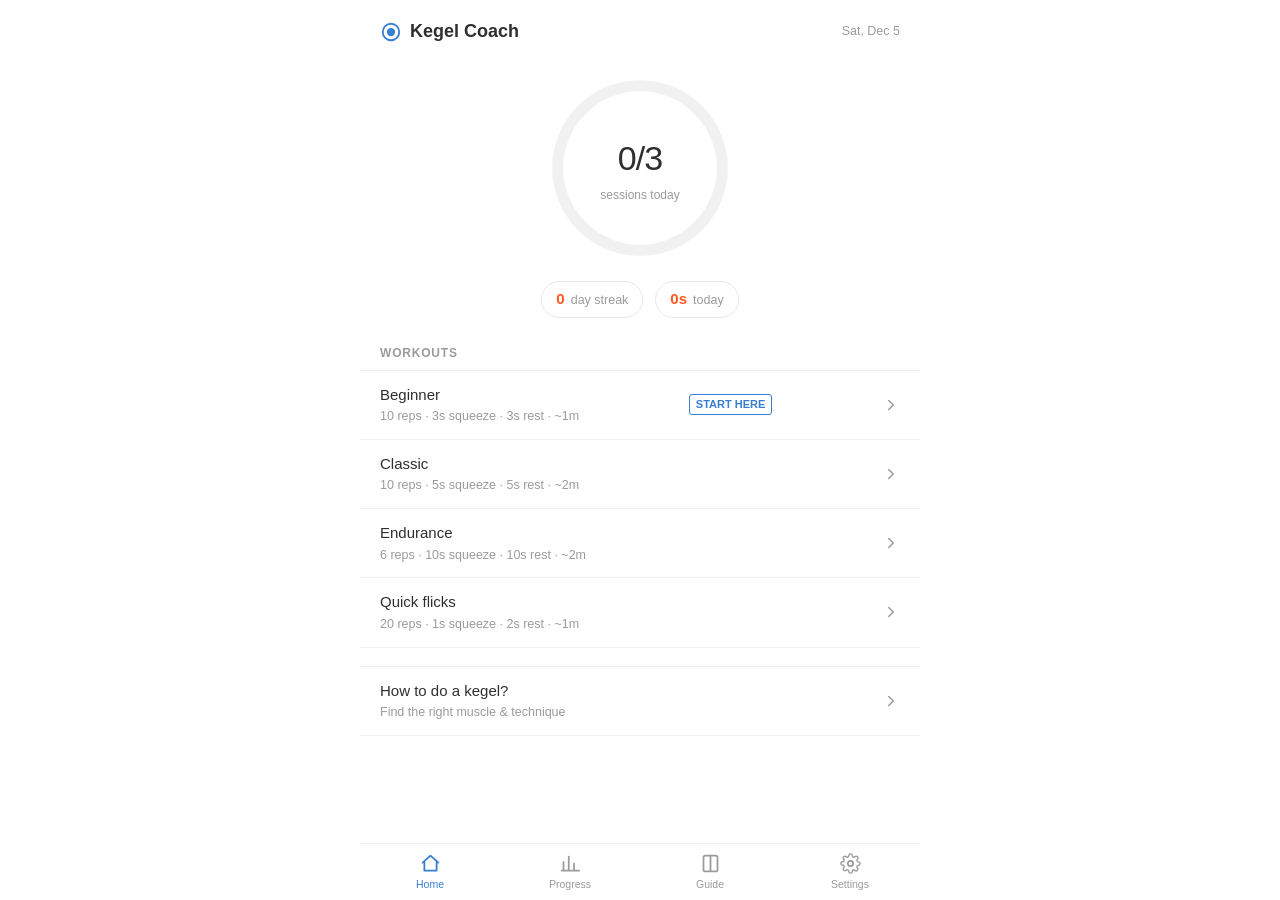
<file: index.html>
<!DOCTYPE html>
<html lang="en">
<head>
<meta charset="UTF-8">
<meta name="viewport" content="width=device-width, initial-scale=1, viewport-fit=cover">
<title>Kegel Trainer: Pelvic Floor Exercises | Kegel Coach</title>
<meta name="description" content="Free kegel exercise trainer for men and women. Guided pelvic floor workouts, daily reminders, streaks and progress tracking. Simple, private, works offline.">
<meta name="theme-color" content="#387ed1">
<link rel="manifest" href="manifest.webmanifest">
<link rel="icon" href="icons/icon-192.png">
<link rel="apple-touch-icon" href="icons/icon-192.png">
<link rel="stylesheet" href="styles.css">
</head>
<body>

<!-- ============ APP SHELL ============ -->
<div id="app">

  <!-- ============ HOME ============ -->
  <main class="view" id="view-home">
    <header class="appbar">
      <div class="brand">
        <svg viewBox="0 0 24 24" class="brand-mark" aria-hidden="true">
          <circle cx="12" cy="12" r="9" fill="none" stroke="currentColor" stroke-width="2"/>
          <circle cx="12" cy="12" r="4.5" fill="currentColor"/>
        </svg>
        <span>Kegel Coach</span>
      </div>
      <span class="appbar-date" id="home-date"></span>
    </header>

    <section class="hero">
      <div class="ring-wrap">
        <svg viewBox="0 0 120 120" class="ring">
          <circle cx="60" cy="60" r="52" class="ring-track"/>
          <circle cx="60" cy="60" r="52" class="ring-fill" id="ring-fill"/>
        </svg>
        <div class="ring-center">
          <div class="ring-count" id="ring-count">0/3</div>
          <div class="ring-label">sessions today</div>
        </div>
      </div>
      <div class="hero-chips">
        <div class="chip"><span class="chip-num" id="chip-streak">0</span><span class="chip-label">day streak</span></div>
        <div class="chip"><span class="chip-num" id="chip-mins">0m</span><span class="chip-label">today</span></div>
      </div>
    </section>

    <section class="section">
      <h2 class="section-title">Workouts</h2>
      <div class="list" id="program-list"></div>
    </section>

    <section class="section">
      <div class="list">
        <button class="row row-link" data-nav="learn">
          <div class="row-main">
            <div class="row-title">How to do a kegel?</div>
            <div class="row-sub">Find the right muscle &amp; technique</div>
          </div>
          <svg class="chev" viewBox="0 0 24 24"><path d="M9 6l6 6-6 6" fill="none" stroke="currentColor" stroke-width="2" stroke-linecap="round" stroke-linejoin="round"/></svg>
        </button>
      </div>
    </section>
  </main>

  <!-- ============ STATS ============ -->
  <main class="view" id="view-stats" hidden>
    <header class="appbar"><div class="brand"><span>Progress</span></div></header>

    <section class="section">
      <div class="stat-grid">
        <div class="stat-tile"><div class="stat-num" id="stat-streak">0</div><div class="stat-label">Day streak</div></div>
        <div class="stat-tile"><div class="stat-num" id="stat-best">0</div><div class="stat-label">Best streak</div></div>
        <div class="stat-tile"><div class="stat-num" id="stat-sessions">0</div><div class="stat-label">Sessions</div></div>
        <div class="stat-tile"><div class="stat-num" id="stat-time">0m</div><div class="stat-label">Total time</div></div>
      </div>
    </section>

    <section class="section">
      <h2 class="section-title">Last 7 days</h2>
      <div class="chart" id="chart-week"></div>
    </section>

    <section class="section">
      <h2 class="section-title">Recent sessions</h2>
      <div class="list" id="history-list"></div>
      <p class="empty" id="history-empty">No sessions yet. Start your first workout!</p>
    </section>
  </main>

  <!-- ============ LEARN ============ -->
  <main class="view" id="view-learn" hidden>
    <header class="appbar"><div class="brand"><span>Guide</span></div></header>

    <section class="section prose">
      <h2 class="section-title">Find the right muscle</h2>
      <div class="card">
        <p>Your pelvic floor muscles are the ones you'd use to <strong>stop urine mid-flow</strong> or hold in gas. Try it once while on the toilet to locate them — but don't make a habit of exercising while urinating.</p>
        <p>When you squeeze, you should feel a gentle <em>lift</em> inside. Your belly, thighs and glutes should stay relaxed.</p>
      </div>

      <h2 class="section-title">Technique</h2>
      <div class="card">
        <ol>
          <li>Sit, lie down, or stand comfortably. Breathe normally.</li>
          <li><strong>Squeeze</strong> and lift the pelvic floor when the app says so.</li>
          <li><strong>Release fully</strong> during rest — the relaxation is as important as the squeeze.</li>
          <li>Don't hold your breath, clench your abs, or tighten your buttocks.</li>
        </ol>
      </div>

      <h2 class="section-title">Tips</h2>
      <div class="card">
        <ul>
          <li>Consistency beats intensity — 3 short sessions a day works best.</li>
          <li>Attach it to a habit: after brushing teeth, during a commute, before bed.</li>
          <li>Expect noticeable results in 4–6 weeks of daily practice.</li>
          <li>Nobody can tell you're exercising — do it anywhere.</li>
        </ul>
      </div>

      <div class="card card-note">
        <p><strong>Note:</strong> This app is for general fitness. If you have pain, are pregnant, or recently had surgery, consult a doctor or pelvic health physiotherapist first.</p>
      </div>
    </section>
  </main>

  <!-- ============ SETTINGS ============ -->
  <main class="view" id="view-settings" hidden>
    <header class="appbar"><div class="brand"><span>Settings</span></div></header>

    <section class="section">
      <h2 class="section-title">Goal</h2>
      <div class="list">
        <div class="row">
          <div class="row-main">
            <div class="row-title">Daily goal</div>
            <div class="row-sub" id="goal-sub">3 sessions a day</div>
          </div>
          <div class="stepper">
            <button class="step-btn" id="goal-minus" aria-label="Decrease goal">−</button>
            <span class="step-val" id="goal-val">3</span>
            <button class="step-btn" id="goal-plus" aria-label="Increase goal">+</button>
          </div>
        </div>
      </div>
    </section>

    <section class="section">
      <h2 class="section-title">During exercise</h2>
      <div class="list">
        <div class="row">
          <div class="row-main"><div class="row-title">Sound cues</div><div class="row-sub">Beep on squeeze &amp; rest</div></div>
          <label class="switch"><input type="checkbox" id="opt-sound"><span class="knob"></span></label>
        </div>
        <div class="row">
          <div class="row-main"><div class="row-title">Vibration</div><div class="row-sub">Haptic cue on phase change</div></div>
          <label class="switch"><input type="checkbox" id="opt-vibrate"><span class="knob"></span></label>
        </div>
      </div>
    </section>

    <section class="section">
      <h2 class="section-title">Appearance</h2>
      <div class="list">
        <div class="row">
          <div class="row-main"><div class="row-title">Theme</div></div>
          <div class="seg" id="theme-seg">
            <button data-theme="auto">Auto</button>
            <button data-theme="light">Light</button>
            <button data-theme="dark">Dark</button>
          </div>
        </div>
      </div>
    </section>

    <section class="section">
      <h2 class="section-title">Data</h2>
      <div class="list">
        <button class="row row-link" id="btn-reset">
          <div class="row-main"><div class="row-title danger">Reset all data</div><div class="row-sub">Deletes history and settings</div></div>
        </button>
      </div>
    </section>

    <section class="section about">
      <p>Kegel Coach · v1.0</p>
      <p>Your data never leaves this device.</p>
    </section>
  </main>

  <!-- ============ BOTTOM NAV ============ -->
  <nav class="tabbar">
    <button class="tab active" data-nav="home">
      <svg viewBox="0 0 24 24"><path d="M3 11l9-8 9 8" fill="none" stroke="currentColor" stroke-width="2" stroke-linecap="round" stroke-linejoin="round"/><path d="M5 10v10h14V10" fill="none" stroke="currentColor" stroke-width="2" stroke-linecap="round" stroke-linejoin="round"/></svg>
      <span>Home</span>
    </button>
    <button class="tab" data-nav="stats">
      <svg viewBox="0 0 24 24"><path d="M4 20V10M10 20V4M16 20v-8M22 20H2" fill="none" stroke="currentColor" stroke-width="2" stroke-linecap="round"/></svg>
      <span>Progress</span>
    </button>
    <button class="tab" data-nav="learn">
      <svg viewBox="0 0 24 24"><path d="M4 5a2 2 0 012-2h6v18H6a2 2 0 01-2-2V5zM12 3h6a2 2 0 012 2v14a2 2 0 01-2 2h-6" fill="none" stroke="currentColor" stroke-width="2" stroke-linejoin="round"/></svg>
      <span>Guide</span>
    </button>
    <button class="tab" data-nav="settings">
      <svg viewBox="0 0 24 24"><circle cx="12" cy="12" r="3" fill="none" stroke="currentColor" stroke-width="2"/><path d="M19.4 15a1.7 1.7 0 00.34 1.87l.06.06a2 2 0 11-2.83 2.83l-.06-.06a1.7 1.7 0 00-1.87-.34 1.7 1.7 0 00-1 1.55V21a2 2 0 11-4 0v-.09a1.7 1.7 0 00-1-1.55 1.7 1.7 0 00-1.87.34l-.06.06a2 2 0 11-2.83-2.83l.06-.06a1.7 1.7 0 00.34-1.87 1.7 1.7 0 00-1.55-1H3a2 2 0 110-4h.09a1.7 1.7 0 001.55-1 1.7 1.7 0 00-.34-1.87l-.06-.06a2 2 0 112.83-2.83l.06.06a1.7 1.7 0 001.87.34h.09a1.7 1.7 0 001-1.55V3a2 2 0 114 0v.09a1.7 1.7 0 001 1.55h.09a1.7 1.7 0 001.87-.34l.06-.06a2 2 0 112.83 2.83l-.06.06a1.7 1.7 0 00-.34 1.87v.09a1.7 1.7 0 001.55 1H21a2 2 0 110 4h-.09a1.7 1.7 0 00-1.55 1z" fill="none" stroke="currentColor" stroke-width="1.6"/></svg>
      <span>Settings</span>
    </button>
  </nav>
</div>

<!-- ============ SESSION OVERLAY ============ -->
<div id="session" hidden>
  <header class="session-top">
    <button class="icon-btn" id="session-close" aria-label="End session">
      <svg viewBox="0 0 24 24"><path d="M6 6l12 12M18 6L6 18" stroke="currentColor" stroke-width="2" stroke-linecap="round"/></svg>
    </button>
    <span id="session-name"></span>
    <span class="session-rep" id="session-rep"></span>
  </header>

  <div class="session-body">
    <div class="pulse-wrap">
      <div class="pulse" id="pulse"></div>
      <div class="pulse-core" id="pulse-core">
        <div class="phase" id="phase-label">GET READY</div>
        <div class="count" id="phase-count">3</div>
      </div>
    </div>
    <p class="phase-hint" id="phase-hint">Relax and breathe</p>
  </div>

  <div class="session-progress"><div class="session-progress-fill" id="session-bar"></div></div>

  <div class="session-actions">
    <button class="btn btn-ghost" id="btn-pause">Pause</button>
  </div>
</div>

<!-- ============ DONE OVERLAY ============ -->
<div id="done" hidden>
  <div class="done-inner">
    <svg viewBox="0 0 24 24" class="done-check"><circle cx="12" cy="12" r="11" fill="none" stroke="currentColor" stroke-width="1.5"/><path d="M7 12.5l3.2 3.2L17 9" fill="none" stroke="currentColor" stroke-width="2" stroke-linecap="round" stroke-linejoin="round"/></svg>
    <h2>Session complete</h2>
    <p id="done-sub"></p>
    <p class="done-streak" id="done-streak"></p>
    <button class="btn btn-primary" id="btn-done">Done</button>
  </div>
</div>

<script src="app.js"></script>
</body>
</html>
</file>
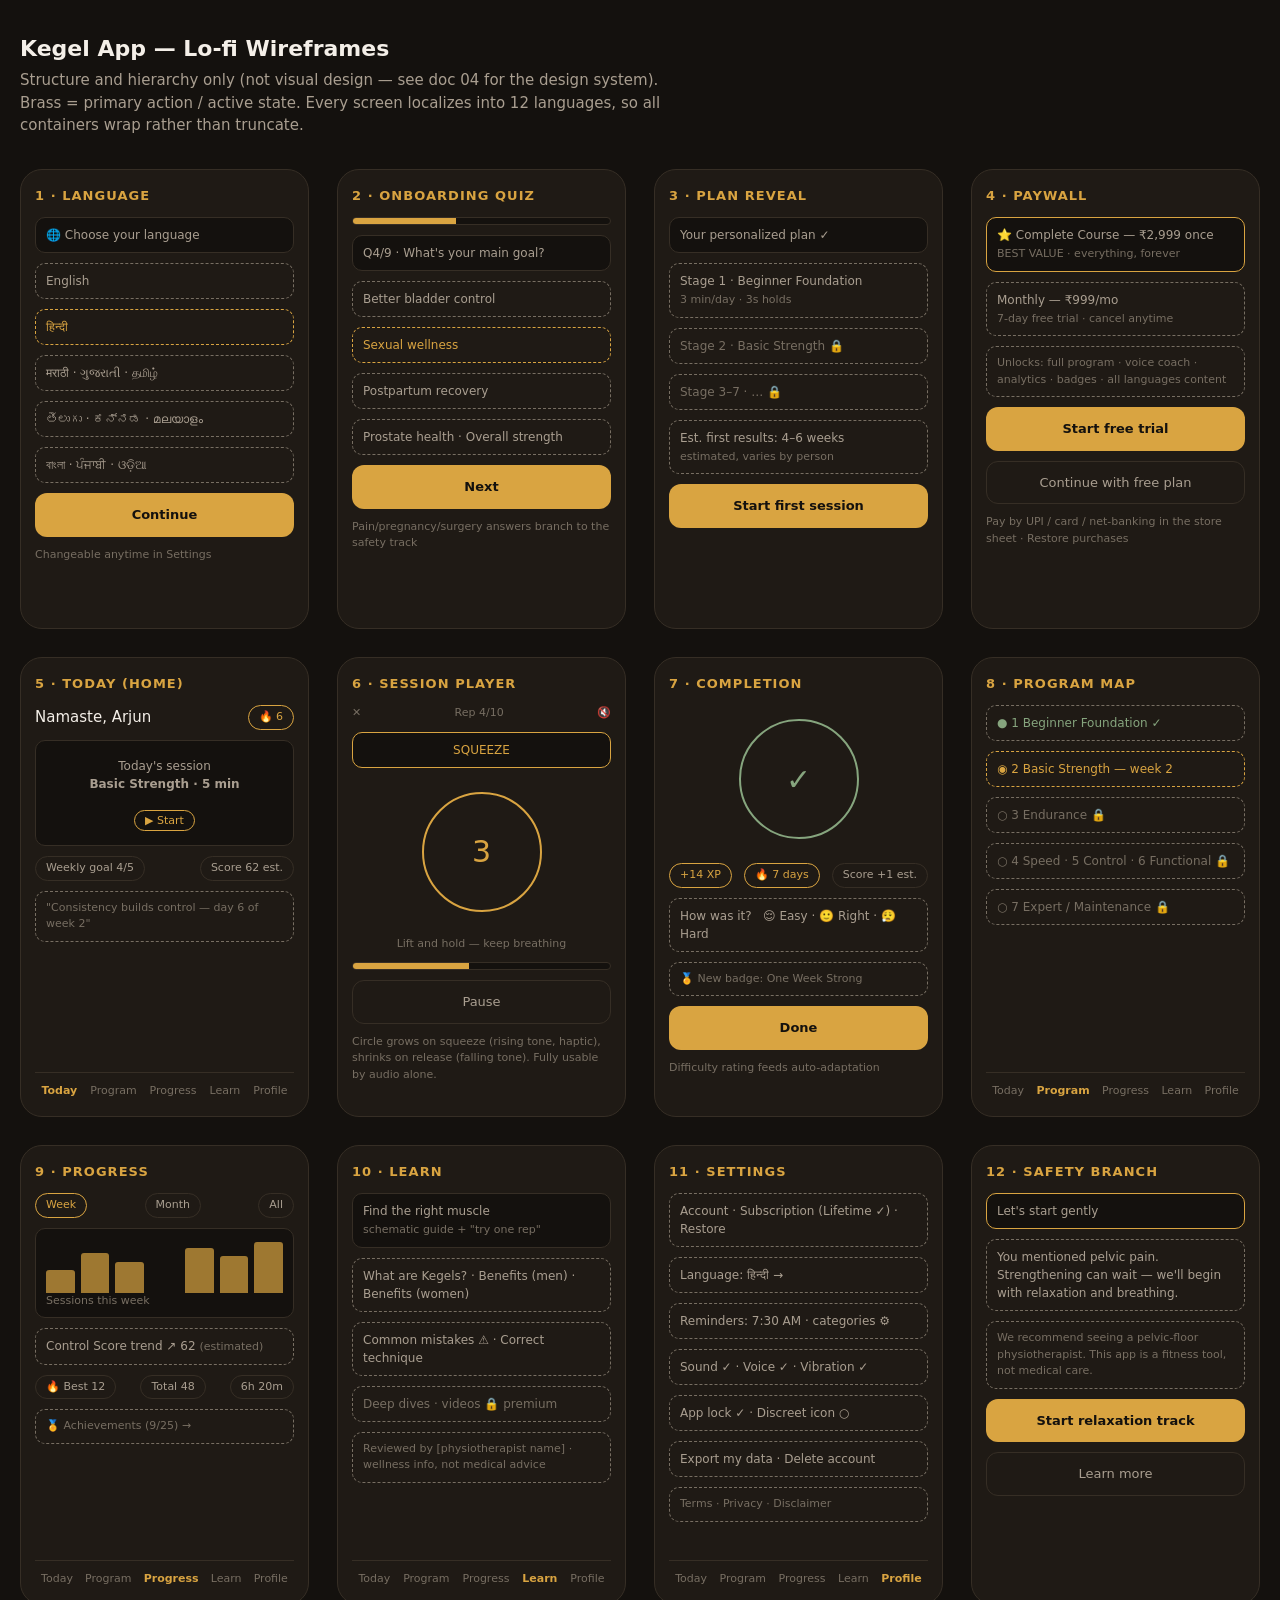
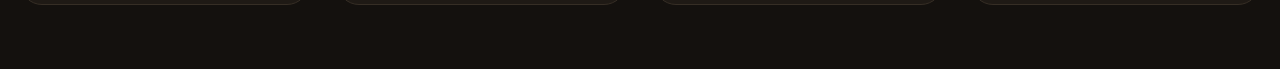
<file: docs/blueprint/wireframes.html>
<!doctype html>
<html lang="en">
<head>
<meta charset="utf-8">
<meta name="viewport" content="width=device-width, initial-scale=1">
<title>Kegel App — Lo-fi Wireframes</title>
<style>
  :root{--bg:#14110E;--surface:#1F1A15;--border:#362E25;--text:#F4EFE8;--sec:#A99E90;--mut:#776E62;--brass:#D9A441;--green:#86A57E}
  *{box-sizing:border-box;margin:0}
  body{background:var(--bg);color:var(--text);font:15px/1.5 system-ui,sans-serif;padding:32px 20px 64px}
  h1{font-size:22px;margin-bottom:4px}
  .sub{color:var(--sec);margin-bottom:32px;max-width:70ch}
  .grid{display:grid;grid-template-columns:repeat(auto-fill,minmax(240px,1fr));gap:28px;max-width:1400px}
  .frame{background:var(--surface);border:1px solid var(--border);border-radius:22px;padding:16px 14px;min-height:460px;display:flex;flex-direction:column;gap:10px}
  .frame h2{font-size:13px;letter-spacing:.08em;text-transform:uppercase;color:var(--brass);margin-bottom:2px}
  .box{border:1px dashed var(--mut);border-radius:10px;padding:8px 10px;color:var(--sec);font-size:12px}
  .solid{border:1px solid var(--border);border-style:solid;background:var(--bg)}
  .btn{background:var(--brass);color:#14110E;border-radius:12px;text-align:center;padding:12px;font-weight:600;font-size:13px}
  .ghost{border:1px solid var(--border);border-radius:12px;text-align:center;padding:11px;color:var(--sec);font-size:13px}
  .circle{width:120px;height:120px;border-radius:50%;border:2px solid var(--brass);margin:14px auto;display:flex;align-items:center;justify-content:center;font-size:30px;color:var(--brass)}
  .row{display:flex;gap:8px;align-items:center;justify-content:space-between}
  .chip{border:1px solid var(--border);border-radius:99px;padding:3px 10px;font-size:11px;color:var(--sec)}
  .chip.on{border-color:var(--brass);color:var(--brass)}
  .tabs{margin-top:auto;display:flex;justify-content:space-around;border-top:1px solid var(--border);padding-top:10px;color:var(--mut);font-size:11px}
  .tabs b{color:var(--brass);font-weight:600}
  .bar{height:8px;border-radius:99px;background:var(--bg);border:1px solid var(--border);overflow:hidden}
  .bar i{display:block;height:100%;width:60%;background:var(--brass)}
  .note{color:var(--mut);font-size:11px}
  .cols{display:flex;gap:6px;align-items:flex-end;height:56px}
  .cols i{flex:1;background:var(--brass);opacity:.7;border-radius:3px 3px 0 0}
  .lock{color:var(--mut)}
  .good{color:var(--green)}
</style>
</head>
<body>
<h1>Kegel App — Lo-fi Wireframes</h1>
<p class="sub">Structure and hierarchy only (not visual design — see doc 04 for the design system).
Brass = primary action / active state. Every screen localizes into 12 languages, so all
containers wrap rather than truncate.</p>

<div class="grid">

<div class="frame"><h2>1 · Language</h2>
  <div class="box solid">🌐 Choose your language</div>
  <div class="box">English</div><div class="box" style="border-color:var(--brass);color:var(--brass)">हिन्दी</div>
  <div class="box">मराठी · ગુજરાતી · தமிழ்</div><div class="box">తెలుగు · ಕನ್ನಡ · മലയാളം</div>
  <div class="box">বাংলা · ਪੰਜਾਬੀ · ଓଡ଼ିଆ</div>
  <div class="btn">Continue</div>
  <p class="note">Changeable anytime in Settings</p>
</div>

<div class="frame"><h2>2 · Onboarding quiz</h2>
  <div class="bar"><i style="width:40%"></i></div>
  <div class="box solid">Q4/9 · What's your main goal?</div>
  <div class="box">Better bladder control</div>
  <div class="box" style="border-color:var(--brass);color:var(--brass)">Sexual wellness</div>
  <div class="box">Postpartum recovery</div>
  <div class="box">Prostate health · Overall strength</div>
  <div class="btn">Next</div>
  <p class="note">Pain/pregnancy/surgery answers branch to the safety track</p>
</div>

<div class="frame"><h2>3 · Plan reveal</h2>
  <div class="box solid">Your personalized plan ✓</div>
  <div class="box">Stage 1 · Beginner Foundation<br><span class="note">3 min/day · 3s holds</span></div>
  <div class="box lock">Stage 2 · Basic Strength 🔒</div>
  <div class="box lock">Stage 3–7 · … 🔒</div>
  <div class="box">Est. first results: 4–6 weeks<br><span class="note">estimated, varies by person</span></div>
  <div class="btn">Start first session</div>
</div>

<div class="frame"><h2>4 · Paywall</h2>
  <div class="box solid" style="border-color:var(--brass)">⭐ Complete Course — ₹2,999 once<br><span class="note">BEST VALUE · everything, forever</span></div>
  <div class="box">Monthly — ₹999/mo<br><span class="note">7-day free trial · cancel anytime</span></div>
  <div class="box note">Unlocks: full program · voice coach · analytics · badges · all languages content</div>
  <div class="btn">Start free trial</div>
  <div class="ghost">Continue with free plan</div>
  <p class="note">Pay by UPI / card / net-banking in the store sheet · Restore purchases</p>
</div>

<div class="frame"><h2>5 · Today (home)</h2>
  <div class="row"><span>Namaste, Arjun</span><span class="chip on">🔥 6</span></div>
  <div class="box solid" style="text-align:center;padding:16px">Today's session<br><b>Basic Strength · 5 min</b><br><br><span class="chip on">▶ Start</span></div>
  <div class="row"><span class="chip">Weekly goal 4/5</span><span class="chip">Score 62 est.</span></div>
  <div class="box note">"Consistency builds control — day 6 of week 2"</div>
  <div class="tabs"><b>Today</b><span>Program</span><span>Progress</span><span>Learn</span><span>Profile</span></div>
</div>

<div class="frame"><h2>6 · Session player</h2>
  <div class="row"><span class="note">✕</span><span class="note">Rep 4/10</span><span class="note">🔇</span></div>
  <div class="box solid" style="text-align:center;border-color:var(--brass);color:var(--brass)">SQUEEZE</div>
  <div class="circle">3</div>
  <p class="note" style="text-align:center">Lift and hold — keep breathing</p>
  <div class="bar"><i style="width:45%"></i></div>
  <div class="ghost">Pause</div>
  <p class="note">Circle grows on squeeze (rising tone, haptic), shrinks on release (falling tone). Fully usable by audio alone.</p>
</div>

<div class="frame"><h2>7 · Completion</h2>
  <div class="circle" style="border-color:var(--green);color:var(--green)">✓</div>
  <div class="row"><span class="chip on">+14 XP</span><span class="chip on">🔥 7 days</span><span class="chip">Score +1 est.</span></div>
  <div class="box">How was it? &nbsp; 😌 Easy · 🙂 Right · 😮‍💨 Hard</div>
  <div class="box note">🏅 New badge: One Week Strong</div>
  <div class="btn">Done</div>
  <p class="note">Difficulty rating feeds auto-adaptation</p>
</div>

<div class="frame"><h2>8 · Program map</h2>
  <div class="box good">● 1 Beginner Foundation ✓</div>
  <div class="box" style="border-color:var(--brass);color:var(--brass)">◉ 2 Basic Strength — week 2</div>
  <div class="box lock">○ 3 Endurance 🔒</div>
  <div class="box lock">○ 4 Speed · 5 Control · 6 Functional 🔒</div>
  <div class="box lock">○ 7 Expert / Maintenance 🔒</div>
  <div class="tabs"><span>Today</span><b>Program</b><span>Progress</span><span>Learn</span><span>Profile</span></div>
</div>

<div class="frame"><h2>9 · Progress</h2>
  <div class="row"><span class="chip on">Week</span><span class="chip">Month</span><span class="chip">All</span></div>
  <div class="box solid"><div class="cols"><i style="height:40%"></i><i style="height:70%"></i><i style="height:55%"></i><i style="height:0%;opacity:.15"></i><i style="height:80%"></i><i style="height:65%"></i><i style="height:90%"></i></div><p class="note">Sessions this week</p></div>
  <div class="box">Control Score trend ↗ 62 <span class="note">(estimated)</span></div>
  <div class="row"><span class="chip">🔥 Best 12</span><span class="chip">Total 48</span><span class="chip">6h 20m</span></div>
  <div class="box note">🏅 Achievements (9/25) →</div>
  <div class="tabs"><span>Today</span><span>Program</span><b>Progress</b><span>Learn</span><span>Profile</span></div>
</div>

<div class="frame"><h2>10 · Learn</h2>
  <div class="box solid">Find the right muscle<br><span class="note">schematic guide + "try one rep"</span></div>
  <div class="box">What are Kegels? · Benefits (men) · Benefits (women)</div>
  <div class="box">Common mistakes ⚠️ · Correct technique</div>
  <div class="box lock">Deep dives · videos 🔒 premium</div>
  <div class="box note">Reviewed by [physiotherapist name] · wellness info, not medical advice</div>
  <div class="tabs"><span>Today</span><span>Program</span><span>Progress</span><b>Learn</b><span>Profile</span></div>
</div>

<div class="frame"><h2>11 · Settings</h2>
  <div class="box">Account · Subscription (Lifetime ✓) · Restore</div>
  <div class="box">Language: हिन्दी →</div>
  <div class="box">Reminders: 7:30 AM · categories ⚙︎</div>
  <div class="box">Sound ✓ · Voice ✓ · Vibration ✓</div>
  <div class="box">App lock ✓ · Discreet icon ○</div>
  <div class="box">Export my data · Delete account</div>
  <div class="box note">Terms · Privacy · Disclaimer</div>
  <div class="tabs"><span>Today</span><span>Program</span><span>Progress</span><span>Learn</span><b>Profile</b></div>
</div>

<div class="frame"><h2>12 · Safety branch</h2>
  <div class="box solid" style="border-color:var(--brass)">Let's start gently</div>
  <div class="box">You mentioned pelvic pain. Strengthening can wait — we'll begin with relaxation and breathing.</div>
  <div class="box note">We recommend seeing a pelvic-floor physiotherapist. This app is a fitness tool, not medical care.</div>
  <div class="btn">Start relaxation track</div>
  <div class="ghost">Learn more</div>
</div>

</div>
</body>
</html>
</file>
<file: styles.css>
/* Kegel Coach — Zerodha Kite inspired UI: clean, flat, generous whitespace */

:root {
  --blue: #387ed1;
  --blue-dark: #2d6db8;
  --orange: #ff5722;
  --green: #4caf50;
  --red: #e2483d;
  --bg: #ffffff;
  --bg-sub: #f9f9f9;
  --text: #444444;
  --text-strong: #2f2f2f;
  --muted: #9b9b9b;
  --divider: #f1f1f1;
  --border: #e7e7e7;
  --tabbar-bg: #ffffff;
}

[data-theme="dark"] {
  --bg: #181818;
  --bg-sub: #212121;
  --text: #cfcfcf;
  --text-strong: #f1f1f1;
  --muted: #8a8a8a;
  --divider: #2a2a2a;
  --border: #333333;
  --tabbar-bg: #1e1e1e;
}
@media (prefers-color-scheme: dark) {
  [data-theme="auto"] {
    --bg: #181818;
    --bg-sub: #212121;
    --text: #cfcfcf;
    --text-strong: #f1f1f1;
    --muted: #8a8a8a;
    --divider: #2a2a2a;
    --border: #333333;
    --tabbar-bg: #1e1e1e;
  }
}

* { margin: 0; padding: 0; box-sizing: border-box; }
html { -webkit-text-size-adjust: 100%; }
body {
  font-family: -apple-system, BlinkMacSystemFont, "Segoe UI", Roboto, "Helvetica Neue", Arial, sans-serif;
  background: var(--bg);
  color: var(--text);
  font-size: 15px;
  line-height: 1.5;
  -webkit-font-smoothing: antialiased;
  overscroll-behavior-y: none;
}
button { font: inherit; color: inherit; background: none; border: 0; cursor: pointer; -webkit-tap-highlight-color: transparent; }

#app { max-width: 560px; margin: 0 auto; padding-bottom: calc(64px + env(safe-area-inset-bottom)); }
.view { animation: fade .18s ease; }
@keyframes fade { from { opacity: 0; } to { opacity: 1; } }

/* ---------- App bar ---------- */
.appbar {
  display: flex; align-items: center; justify-content: space-between;
  padding: 18px 20px 6px;
}
.brand { display: flex; align-items: center; gap: 8px; font-size: 18px; font-weight: 600; color: var(--text-strong); }
.brand-mark { width: 22px; height: 22px; color: var(--blue); }
.appbar-date { font-size: 12.5px; color: var(--muted); }

/* ---------- Hero / progress ring ---------- */
.hero { display: flex; flex-direction: column; align-items: center; padding: 22px 20px 8px; }
.ring-wrap { position: relative; width: 190px; height: 190px; }
.ring { width: 100%; height: 100%; transform: rotate(-90deg); }
.ring-track { fill: none; stroke: var(--divider); stroke-width: 7; }
.ring-fill {
  fill: none; stroke: var(--blue); stroke-width: 7; stroke-linecap: round;
  stroke-dasharray: 326.7; stroke-dashoffset: 326.7;
  transition: stroke-dashoffset .6s cubic-bezier(.4,0,.2,1);
}
.ring-center { position: absolute; inset: 0; display: flex; flex-direction: column; align-items: center; justify-content: center; }
.ring-count { font-size: 34px; font-weight: 300; color: var(--text-strong); letter-spacing: -1px; }
.ring-label { font-size: 12px; color: var(--muted); margin-top: 2px; }

.hero-chips { display: flex; gap: 12px; margin-top: 18px; }
.chip {
  display: flex; align-items: baseline; gap: 6px;
  border: 1px solid var(--border); border-radius: 20px; padding: 6px 14px;
}
.chip-num { font-size: 15px; font-weight: 600; color: var(--orange); }
.chip-label { font-size: 12.5px; color: var(--muted); }

/* ---------- Sections & lists (Kite style) ---------- */
.section { padding: 18px 0 0; }
.section-title {
  font-size: 12px; font-weight: 600; text-transform: uppercase; letter-spacing: .8px;
  color: var(--muted); padding: 0 20px 8px;
}
.list { border-top: 1px solid var(--divider); }
.row {
  width: 100%; display: flex; align-items: center; justify-content: space-between;
  gap: 12px; padding: 13px 20px; border-bottom: 1px solid var(--divider);
  text-align: left; background: var(--bg);
}
.row-link:active { background: var(--bg-sub); }
.row-main { min-width: 0; }
.row-title { font-size: 15px; color: var(--text-strong); }
.row-title.danger { color: var(--red); }
.row-sub { font-size: 12.5px; color: var(--muted); margin-top: 1px; }
.row-badge {
  font-size: 11px; font-weight: 600; color: var(--blue);
  border: 1px solid var(--blue); border-radius: 3px; padding: 1px 6px;
  flex-shrink: 0;
}
.chev { width: 18px; height: 18px; color: var(--muted); flex-shrink: 0; }

.empty { padding: 20px; font-size: 13.5px; color: var(--muted); text-align: center; }

/* ---------- Stats ---------- */
.stat-grid { display: grid; grid-template-columns: 1fr 1fr; border-top: 1px solid var(--divider); border-left: 1px solid var(--divider); }
.stat-tile { padding: 18px 20px; border-right: 1px solid var(--divider); border-bottom: 1px solid var(--divider); }
.stat-num { font-size: 26px; font-weight: 300; color: var(--text-strong); letter-spacing: -.5px; }
.stat-label { font-size: 12px; color: var(--muted); margin-top: 2px; }

.chart { display: flex; align-items: flex-end; gap: 10px; height: 130px; padding: 0 20px 4px; }
.chart .col { flex: 1; display: flex; flex-direction: column; align-items: center; gap: 6px; height: 100%; justify-content: flex-end; }
.chart .bar { width: 100%; max-width: 34px; border-radius: 3px 3px 0 0; background: var(--blue); min-height: 2px; opacity: .9; }
.chart .bar.zero { background: var(--divider); }
.chart .col.today .bar { background: var(--orange); }
.chart .day { font-size: 11px; color: var(--muted); }

/* ---------- Guide ---------- */
.prose { padding-bottom: 10px; }
.card { margin: 0 20px 18px; font-size: 14.5px; }
.card p + p { margin-top: 10px; }
.card ol, .card ul { padding-left: 20px; }
.card li { margin-bottom: 8px; }
.card-note { border-left: 3px solid var(--orange); padding-left: 12px; color: var(--muted); font-size: 13.5px; }

/* ---------- Settings controls ---------- */
.stepper { display: flex; align-items: center; gap: 4px; }
.step-btn {
  width: 32px; height: 32px; border: 1px solid var(--border); border-radius: 4px;
  font-size: 18px; color: var(--blue); line-height: 1;
}
.step-btn:active { background: var(--bg-sub); }
.step-val { min-width: 30px; text-align: center; font-weight: 600; color: var(--text-strong); }

.switch { position: relative; display: inline-block; width: 42px; height: 24px; flex-shrink: 0; }
.switch input { opacity: 0; width: 0; height: 0; }
.knob {
  position: absolute; inset: 0; border-radius: 24px; background: var(--border); transition: .2s;
}
.knob::before {
  content: ""; position: absolute; width: 18px; height: 18px; border-radius: 50%;
  left: 3px; top: 3px; background: #fff; transition: .2s;
  box-shadow: 0 1px 2px rgba(0,0,0,.25);
}
.switch input:checked + .knob { background: var(--blue); }
.switch input:checked + .knob::before { transform: translateX(18px); }

.seg { display: flex; border: 1px solid var(--border); border-radius: 4px; overflow: hidden; }
.seg button { padding: 6px 12px; font-size: 13px; color: var(--muted); border-right: 1px solid var(--border); }
.seg button:last-child { border-right: 0; }
.seg button.active { background: var(--blue); color: #fff; }

.about { padding: 26px 20px; text-align: center; font-size: 12.5px; color: var(--muted); }

/* ---------- Bottom tab bar ---------- */
.tabbar {
  position: fixed; bottom: 0; left: 0; right: 0; z-index: 20;
  display: flex; max-width: 560px; margin: 0 auto;
  background: var(--tabbar-bg); border-top: 1px solid var(--divider);
  padding-bottom: env(safe-area-inset-bottom);
}
.tab {
  flex: 1; display: flex; flex-direction: column; align-items: center; gap: 3px;
  padding: 9px 0 7px; font-size: 10.5px; color: var(--muted);
}
.tab svg { width: 21px; height: 21px; }
.tab.active { color: var(--blue); }

/* ---------- Buttons ---------- */
.btn {
  display: inline-block; padding: 13px 28px; border-radius: 4px;
  font-size: 15px; font-weight: 600; text-align: center;
}
.btn-primary { background: var(--blue); color: #fff; }
.btn-primary:active { background: var(--blue-dark); }
.btn-ghost { border: 1px solid var(--border); color: var(--text-strong); min-width: 140px; }

/* ---------- Session overlay ---------- */
#session, #done {
  position: fixed; inset: 0; z-index: 50; background: var(--bg);
  display: flex; flex-direction: column;
  max-width: 560px; margin: 0 auto;
}
#session[hidden], #done[hidden] { display: none; }

.session-top {
  display: flex; align-items: center; gap: 12px;
  padding: 14px 16px; color: var(--text-strong); font-weight: 600;
}
.session-top #session-name { flex: 1; text-align: center; }
.session-rep { font-weight: 400; font-size: 13.5px; color: var(--muted); min-width: 60px; text-align: right; }
.icon-btn { width: 36px; height: 36px; display: flex; align-items: center; justify-content: center; color: var(--muted); }
.icon-btn svg { width: 20px; height: 20px; }

.session-body { flex: 1; display: flex; flex-direction: column; align-items: center; justify-content: center; gap: 26px; padding: 20px; }
.pulse-wrap { position: relative; width: 260px; height: 260px; display: flex; align-items: center; justify-content: center; }
.pulse {
  position: absolute; width: 150px; height: 150px; border-radius: 50%;
  background: var(--blue); opacity: .16;
  transform: scale(1);
}
.pulse.grow { transition: transform var(--dur, 5s) cubic-bezier(.35,0,.35,1); transform: scale(1.72); }
.pulse.shrink { transition: transform var(--dur, 5s) cubic-bezier(.35,0,.35,1); transform: scale(1); }
.pulse-core {
  position: relative; width: 150px; height: 150px; border-radius: 50%;
  border: 2px solid var(--blue);
  display: flex; flex-direction: column; align-items: center; justify-content: center;
  background: var(--bg);
}
.phase { font-size: 13px; font-weight: 700; letter-spacing: 1.5px; color: var(--blue); }
#session.resting .phase { color: var(--green); }
#session.resting .pulse { background: var(--green); }
#session.resting .pulse-core { border-color: var(--green); }
.count { font-size: 44px; font-weight: 200; color: var(--text-strong); line-height: 1.1; }
.phase-hint { font-size: 14px; color: var(--muted); height: 20px; }

.session-progress { height: 3px; background: var(--divider); }
.session-progress-fill { height: 100%; width: 0; background: var(--blue); transition: width .3s linear; }

.session-actions { display: flex; justify-content: center; padding: 18px 20px calc(26px + env(safe-area-inset-bottom)); }

/* ---------- Done overlay ---------- */
#done { align-items: center; justify-content: center; }
.done-inner { text-align: center; padding: 24px; display: flex; flex-direction: column; align-items: center; gap: 10px; }
.done-check { width: 74px; height: 74px; color: var(--green); margin-bottom: 6px; }
#done h2 { font-weight: 500; color: var(--text-strong); font-size: 22px; }
#done-sub { color: var(--muted); font-size: 14px; }
.done-streak { color: var(--orange); font-weight: 600; font-size: 14px; min-height: 21px; }
#btn-done { margin-top: 18px; min-width: 200px; }
</file>
